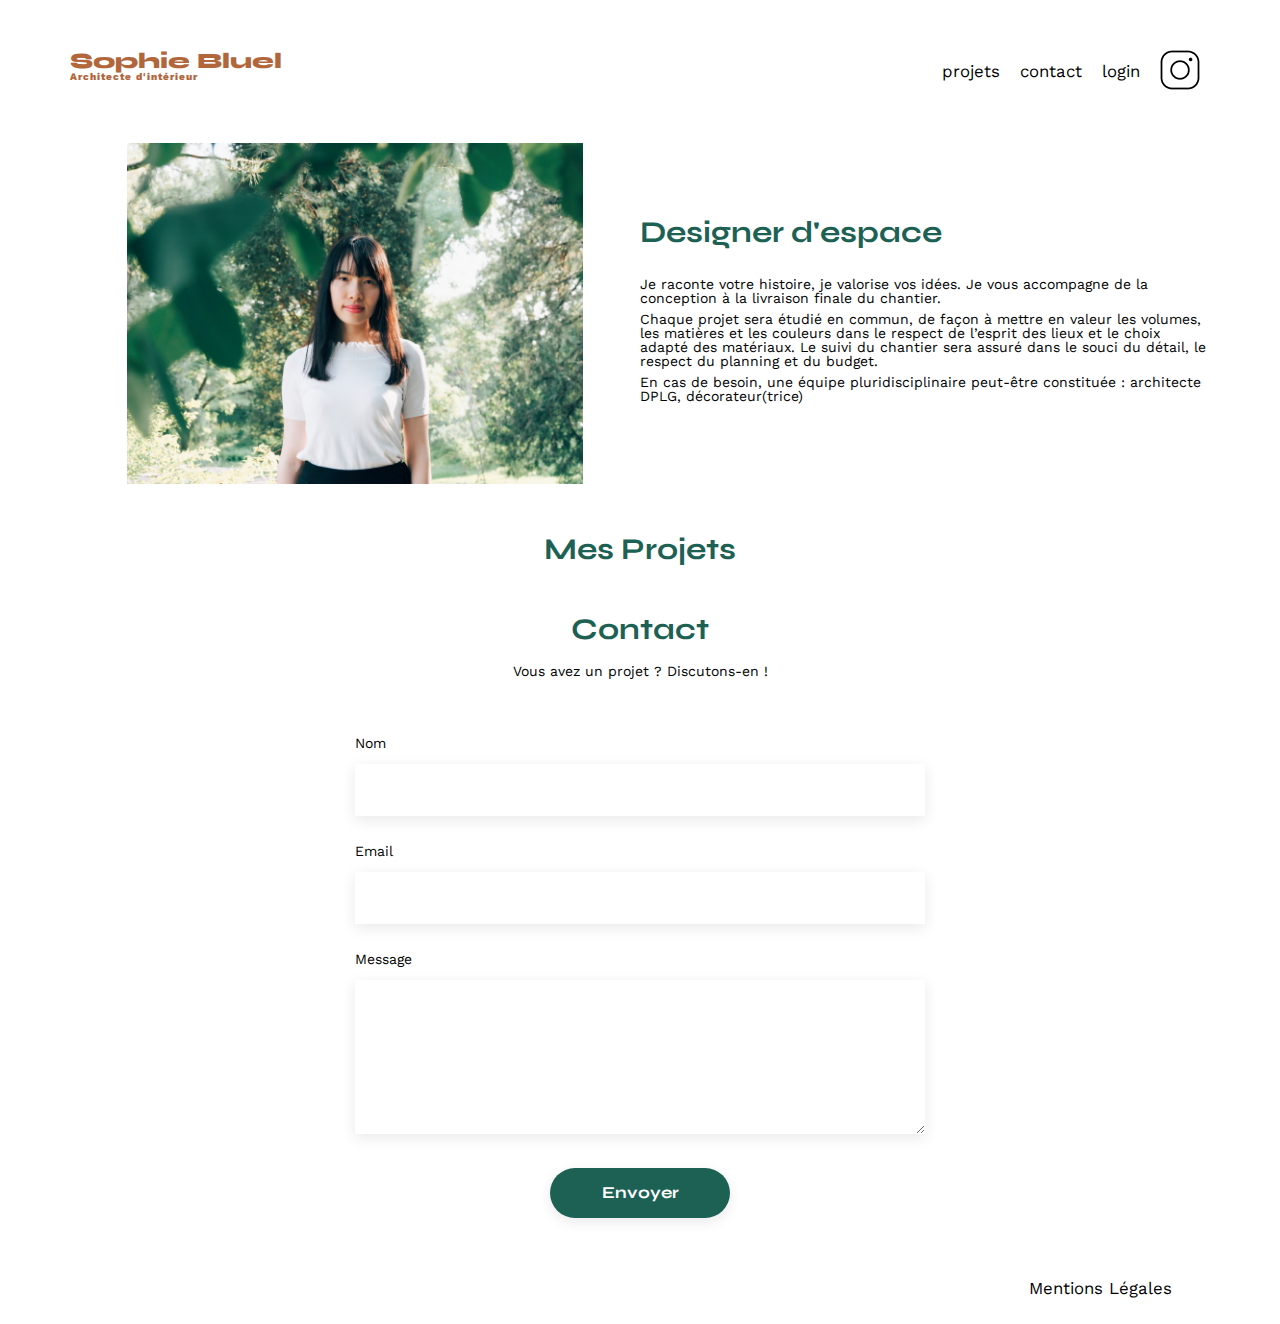
<file: FrontEnd/index.html>
<!DOCTYPE html>
<html lang="fr">
  <head>
    <meta charset="UTF-8" />
    <title>Sophie Bluel - Architecte d'intérieur</title>
    <meta name="viewport" content="width=device-width, initial-scale=1.0" />
    <link rel="preconnect" href="https://fonts.googleapis.com" />
    <link rel="preconnect" href="https://fonts.gstatic.com" crossorigin />
    <link
      href="https://fonts.googleapis.com/css2?family=Syne:wght@700;800&family=Work+Sans&display=swap"
      rel="stylesheet"
    />
    <meta name="description" content="" />
    <link rel="stylesheet" href="./assets/style.css" />
  </head>
  <body>
    <header>
      <h1>Sophie Bluel <span>Architecte d'intérieur</span></h1>
      <nav>
        <ul>
          <li>projets</li>
          <li>contact</li>
          <li>login</li>
          <li><img src="./assets/icons/instagram.png" alt="Instagram" /></li>
        </ul>
      </nav>
    </header>
    <main>
      <section id="introduction">
        <figure>
          <img src="./assets/images/sophie-bluel.png" alt="" />
        </figure>
        <article>
          <h2>Designer d'espace</h2>
          <p>
            Je raconte votre histoire, je valorise vos idées. Je vous accompagne
            de la conception à la livraison finale du chantier.
          </p>
          <p>
            Chaque projet sera étudié en commun, de façon à mettre en valeur les
            volumes, les matières et les couleurs dans le respect de l’esprit
            des lieux et le choix adapté des matériaux. Le suivi du chantier
            sera assuré dans le souci du détail, le respect du planning et du
            budget.
          </p>
          <p>
            En cas de besoin, une équipe pluridisciplinaire peut-être constituée
            : architecte DPLG, décorateur(trice)
          </p>
        </article>
      </section>
      <section id="portfolio">
        <h2>Mes Projets</h2>
        <div class="gallery">
          <!--<figure>
            <img src="assets/images/abajour-tahina.png" alt="Abajour Tahina" />
            <figcaption>Abajour Tahina</figcaption>
          </figure>
          <figure>
            <img
              src="assets/images/appartement-paris-v.png"
              alt="Appartement Paris V"
            />
            <figcaption>Appartement Paris V</figcaption>
          </figure>
          <figure>
            <img
              src="assets/images/restaurant-sushisen-londres.png"
              alt="Restaurant Sushisen - Londres"
            />
            <figcaption>Restaurant Sushisen - Londres</figcaption>
          </figure>
          <figure>
            <img
              src="assets/images/la-balisiere.png"
              alt="Villa “La Balisiere” - Port Louis"
            />
            <figcaption>Villa “La Balisiere” - Port Louis</figcaption>
          </figure>
          <figure>
            <img
              src="assets/images/structures-thermopolis.png"
              alt="Structures Thermopolis"
            />
            <figcaption>Structures Thermopolis</figcaption>
          </figure>
          <figure>
            <img
              src="assets/images/appartement-paris-x.png"
              alt="Appartement Paris X"
            />
            <figcaption>Appartement Paris X</figcaption>
          </figure>
          <figure>
            <img
              src="assets/images/le-coteau-cassis.png"
              alt="Pavillon “Le coteau” - Cassis"
            />
            <figcaption>Pavillon “Le coteau” - Cassis</figcaption>
          </figure>
          <figure>
            <img
              src="assets/images/villa-ferneze.png"
              alt="Villa Ferneze - Isola d’Elba"
            />
            <figcaption>Villa Ferneze - Isola d’Elba</figcaption>
          </figure>
          <figure>
            <img
              src="assets/images/appartement-paris-xviii.png"
              alt="Appartement Paris XVIII"
            />
            <figcaption>Appartement Paris XVIII</figcaption>
          </figure>
          <figure>
            <img
              src="assets/images/bar-lullaby-paris.png"
              alt="Bar “Lullaby” - Paris"
            />
            <figcaption>Bar “Lullaby” - Paris</figcaption>
          </figure>
          <figure>
            <img
              src="assets/images/hotel-first-arte-new-delhi.png"
              alt="Hotel First Arte - New Delhi"
            />
            <figcaption>Hotel First Arte - New Delhi</figcaption>
          </figure>-->
        </div>
      </section>
      <section id="contact">
        <h2>Contact</h2>
        <p>Vous avez un projet ? Discutons-en !</p>
        <form action="#" method="post">
          <label for="name">Nom</label>
          <input type="text" name="name" id="name" />
          <label for="email">Email</label>
          <input type="email" name="email" id="email" />
          <label for="message">Message</label>
          <textarea name="message" id="message" cols="30" rows="10"></textarea>
          <input type="submit" value="Envoyer" />
        </form>
      </section>
    </main>

    <footer>
      <nav>
        <ul>
          <li>Mentions Légales</li>
        </ul>
      </nav>
    </footer>
    <script src="./assets/script/index.js"></script>
  </body>
</html>
</file>
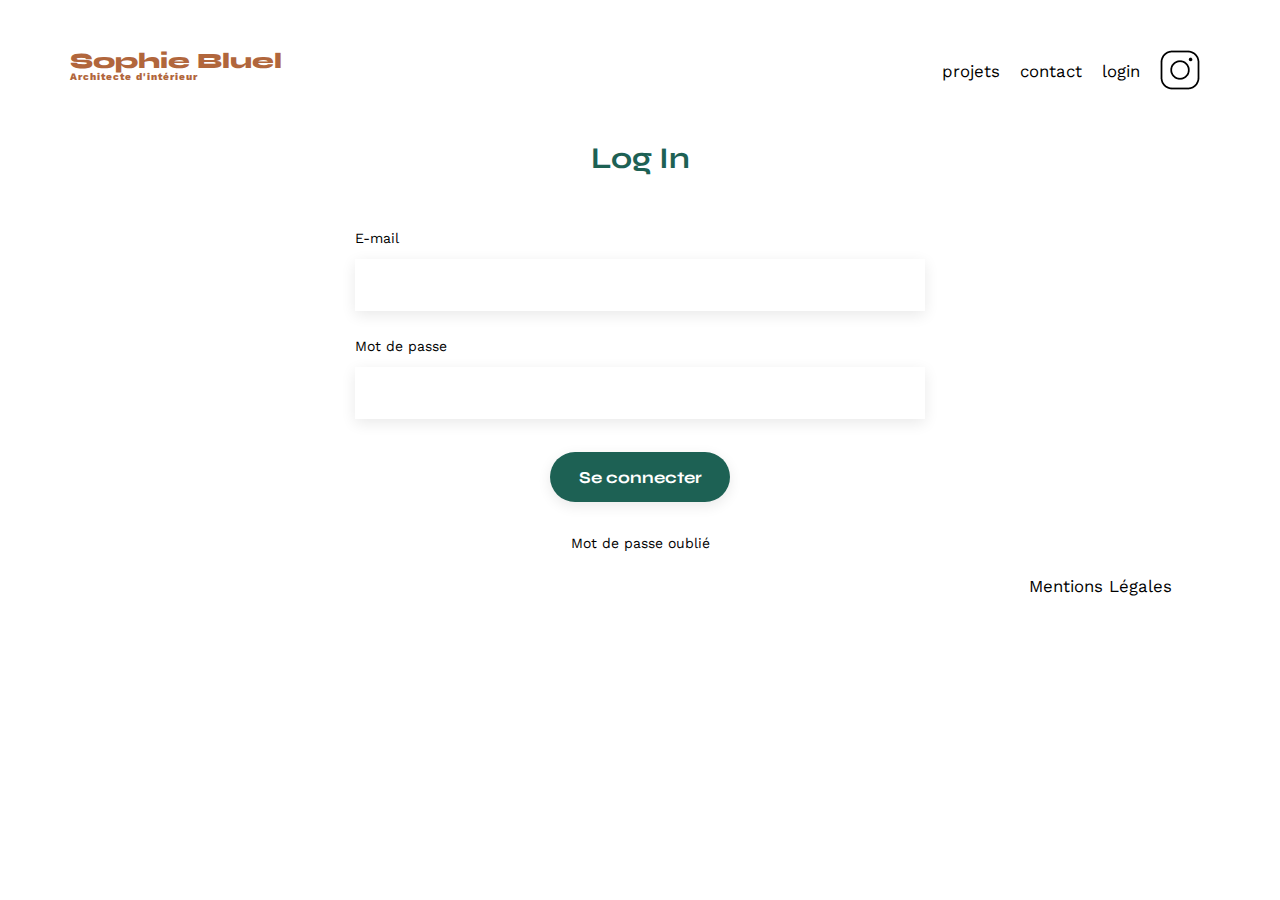
<file: FrontEnd/login.html>
<!DOCTYPE html>
<html lang="fr">
  <head>
    <meta charset="UTF-8" />
    <title>Sophie Bluel - Architecte d'intérieur</title>
    <meta name="viewport" content="width=device-width, initial-scale=1.0" />
    <link rel="preconnect" href="https://fonts.googleapis.com" />
    <link rel="preconnect" href="https://fonts.gstatic.com" crossorigin />
    <link
      href="https://fonts.googleapis.com/css2?family=Syne:wght@700;800&family=Work+Sans&display=swap"
      rel="stylesheet"
    />
    <meta name="description" content="" />
    <link rel="stylesheet" href="./assets/style.css" />

    <link
      rel="stylesheet"
      href="https://cdnjs.cloudflare.com/ajax/libs/font-awesome/6.2.1/css/all.min.css"
      integrity="sha512-MV7K8+y+gLIBoVD59lQIYicR65iaqukzvf/nwasF0nqhPay5w/9lJmVM2hMDcnK1OnMGCdVK+iQrJ7lzPJQd1w=="
      crossorigin="anonymous"
      referrerpolicy="no-referrer"
    />
  </head>
  <body>
    <header>
      <h1>Sophie Bluel <span>Architecte d'intérieur</span></h1>
      <nav>
        <ul>
          <li>projets</li>
          <li>contact</li>
          <li>login</li>
          <li><img src="./assets/icons/instagram.png" alt="Instagram" /></li>
        </ul>
      </nav>
    </header>
    <main>
      <section id="contact">
        <h2>Log In</h2>
        <p id="message-d-erreur" class="messageErreur"></p>
        <form action="#" method="post">
          <label for="email">E-mail</label>
          <input type="email" name="email" id="email" />
          <label for="password">Mot de passe</label>
          <input type="password" name="password" id="password" />
          <input type="submit" value="Se connecter" />
        </form>
        <a href="">Mot de passe oublié</a>
      </section>
    </main>
    <footer>
      <nav>
        <ul>
          <li>Mentions Légales</li>
        </ul>
      </nav>
    </footer>
    <script src="./assets/script/login.js"></script>
  </body>
</html>
</file>
<file: FrontEnd/assets/style.css>
/* http://meyerweb.com/eric/tools/css/reset/
   v2.0 | 20110126
   License: none (public domain)
*/

html,
body,
div,
span,
applet,
object,
iframe,
h1,
h2,
h3,
h4,
h5,
h6,
p,
blockquote,
pre,
a,
abbr,
acronym,
address,
big,
cite,
code,
del,
dfn,
em,
img,
ins,
kbd,
q,
s,
samp,
small,
strike,
strong,
sub,
sup,
tt,
var,
b,
u,
i,
center,
dl,
dt,
dd,
ol,
ul,
li,
fieldset,
form,
label,
legend,
table,
caption,
tbody,
tfoot,
thead,
tr,
th,
td,
article,
aside,
canvas,
details,
embed,
figure,
figcaption,
footer,
header,
hgroup,
menu,
nav,
output,
ruby,
section,
summary,
time,
mark,
audio,
video {
  margin: 0;
  padding: 0;
  border: 0;
  font-size: 100%;
  font: inherit;
  vertical-align: baseline;
}
/* HTML5 display-role reset for older browsers */
article,
aside,
details,
figcaption,
figure,
footer,
header,
hgroup,
menu,
nav,
section {
  display: block;
}
body {
  line-height: 1;
}
ol,
ul {
  list-style: none;
}
blockquote,
q {
  quotes: none;
}
blockquote:before,
blockquote:after,
q:before,
q:after {
  content: "";
  content: none;
}
table {
  border-collapse: collapse;
  border-spacing: 0;
}
/** end reset css**/
body {
  max-width: 1140px;
  margin: auto;
  font-family: "Work Sans";
  font-size: 14px;
}
header {
  display: flex;
  justify-content: space-between;
  margin: 50px 0;
}
section {
  margin: 50px 0;
}

h1 {
  display: flex;
  flex-direction: column;
  font-family: "Syne";
  font-size: 22px;
  font-weight: 800;
  color: #b1663c;
}

h1 > span {
  font-family: "Work Sans";
  font-size: 10px;
  letter-spacing: 0.1em;
}

h2 {
  font-family: "Syne";
  font-weight: 700;
  font-size: 30px;
  color: #1d6154;
}
nav ul {
  display: flex;
  align-items: center;
  list-style-type: none;
}
nav li {
  padding: 0 10px;
  font-size: 1.2em;
}

li a {
  text-decoration: none;
  color: #000;
}

li:hover {
  color: #b1663c;
}
#introduction {
  display: flex;
  align-items: center;
}
#introduction figure {
  flex: 1;
}
#introduction img {
  display: block;
  margin: auto;
  width: 80%;
}

#introduction article {
  flex: 1;
}
#introduction h2 {
  margin-bottom: 1em;
}

#introduction p {
  margin-bottom: 0.5em;
}
#portfolio h2 {
  text-align: center;
  /**margin-bottom: 1em;**/
}
.gallery {
  width: 100%;
  display: grid;
  grid-template-columns: 1fr 1fr 1fr;
  grid-column-gap: 20px;
  grid-row-gap: 20px;
}

.gallery img {
  width: 100%;
}
#contact {
  width: 50%;
  margin: auto;
}
#contact > * {
  text-align: center;
}
#contact h2 {
  margin-bottom: 20px;
}
#contact form {
  text-align: left;
  margin-top: 30px;
  display: flex;
  flex-direction: column;
}

#contact input {
  height: 50px;
  font-size: 1.2em;
  border: none;
  box-shadow: 0px 4px 14px rgba(0, 0, 0, 0.09);
}
#contact label {
  margin: 2em 0 1em 0;
}
#contact textarea {
  border: none;
  box-shadow: 0px 4px 14px rgba(0, 0, 0, 0.09);
}

input[type="submit"] {
  font-family: "Syne";
  font-weight: 700;
  color: white;
  background-color: #1d6154;
  margin: 2em auto;
  width: 180px;
  text-align: center;
  border-radius: 60px;
}

footer nav ul {
  display: flex;
  justify-content: flex-end;
  margin: 2em;
}

/******************************************************/
/**** Filtres - catégorie ****/
/******************************************************/
.filtres {
  text-decoration: none;
  margin-top: 55px;
  margin-bottom: 50px;
  display: flex;
  flex-direction: row;
  justify-content: center;
  gap: 10px;
}

.filter {
  text-decoration: none;
  color: #1d6154;
  border: 1px solid #1d6154;
  border-radius: 60px;
  padding: 9px 22px;
  font-family: "Syne";
  background-color: transparent;
}

.filter.active {
  color: #fff;
  background: #1d6154;
}

.filtermodal:hover {
  color: #fff;
  background: #1d6154;
}

/******************************************************/
/**** Bouton modifier ****/
/******************************************************/
.projets {
  display: flex;
  flex-direction: row;
  justify-content: center;
  align-items: center;
  gap: 30px;
  margin-bottom: 50px;
}

.projetModifier {
  display: flex;
  gap: 15px;
}

/******************************************************/
/**** Barre noir ****/
/******************************************************/
.barreN {
  background-color: #000;
  color: white;
  padding: 10px 0;
  height: 19px;
  display: flex;
  justify-content: center;
  align-items: center;
  gap: 21px;
  width: 1440px;
  position: relative;
  left: 50%;
  transform: translateX(-50%);
}

/******************************************************/
/**** Login / Logout ****/
/******************************************************/
.messageErreur {
  color: red;
}

/******************************************************/
/**** Modale ****/
/******************************************************/
.modal {
  display: none;
  position: fixed;
  z-index: 1;
  left: 0;
  top: 0;
  width: 100%;
  height: 100%;
  overflow: auto;
  /*background-color: rgb(0, 0, 0);*/
  background-color: rgba(0, 0, 0, 0.4);
  /*display: flex;*/
  align-items: center;
  justify-content: center;
}

/* Empêche le défilement de la page lorsque la modale est ouverte */
body.modal-open {
  overflow: hidden;
}

.modal-GaleriePhoto {
  background-color: #fff;
  /*margin: 15% auto;*/
  padding: 20px;
  width: 630px;
  /*height: 688px;*/
  border-radius: 10px;
  position: absolute;
  top: 50%;
  left: 50%;
  transform: translate(-50%, -50%);
}

.modal-header {
  display: flex;
  justify-content: space-between;
  align-items: center;
  padding: 10px 20px;
  position: relative;
}

.return {
  cursor: pointer;
  color: #000000;
  float: left;
  font-size: 28px;
  font-weight: bold;
}

.close {
  color: #000000;
  float: right;
  font-size: 28px;
  font-weight: bold;
  position: absolute;
  top: 10px;
  right: 20px;
}

.line {
  width: 420px;
  height: 1px;
  background: #b3b3b3;
}

.hidden {
  display: none;
}

/******************************************************/
/**** Modale - vueGalerie ****/
/******************************************************/
/*.modal-vueGalerie {
	display: flex;
    flex-direction: column;
    align-items: center;
	gap: 40px; 
	margin: 30px 0 11px 0;
}*/

.vueGalerie-Content {
  display: flex;
  flex-direction: column;
  align-items: center;
  gap: 40px;
  margin: 70px 0 70px 0;
}

.modal-vueGalerie p {
  color: #000;
  text-align: center;
  font-family: "Work Sans";
  font-size: 26px;
  font-weight: 400;
  margin-top: 50px;
}

.filtermodal {
  padding: 9px 49px;
}

.images-container {
  display: grid;
  grid-template-columns: 1fr 1fr 1fr 1fr 1fr;
  gap: 20px 10px;
}

.img-wrapper {
  position: relative;
}

.work-image {
  width: 80px;
  height: 104px;
}

.fa-trash-can {
  position: absolute;
  top: 5px;
  right: 5px;
  padding: 5px;
  background-color: black;
  color: white;
  cursor: pointer;
  font-size: 10px;
  border-radius: 15%;
}

/******************************************************/
/**** Modale - vueAjout ****/
/******************************************************/
/**.modal-vueAjout {
	display: flex;
    flex-direction: column;
	gap: 40px; 
	margin: 30px 0 11px 0;
}**/

.modal-vueAjout p {
  color: #000;
  text-align: center;
  font-family: "Work Sans";
  font-size: 26px;
  font-weight: 400;
  margin-bottom: 30px;
  margin-top: 20px;
}

.form-filterValid {
  border-radius: 60px;
  background: #a7a7a7;
  width: 237px;
  height: 36px;
  text-decoration: none;
  border: 1px solid #a7a7a7;
  color: white;
  font-family: Syne;
}

.upload-container {
  display: flex;
  flex-direction: column;
  align-items: center;
  justify-content: center;
  gap: 15px;
  border-radius: 3px;
  background: #e8f1f6;
  width: auto;
  height: 157px;
  margin: 0 70px 0 70px;
  padding: 8px 0;
  position: relative;
}

.upload-container img {
  display: none; 
  width: 129px;
  height: 193px;
}

.upload-container.show-preview img {
  display: block;
}

.upload-container.show-preview i,
.upload-container.show-preview label,
.upload-container.show-preview input,
.upload-container.show-preview span {
  display: none;
}

.fa-image {
  font-size: 68px;
  color: #cbd6dc;
}

.upload-label {
  border-radius: 50px;
  background: #cbd6dc;
  color: #306685;
  text-align: center;
  font-family: "Work Sans";
  font-size: 12px;
  padding: 10px 33px;
}

.form-add-photo {
  display: flex;
  flex-direction: column;
  margin: 0 70px 0 70px;
  gap: 11px;
}

.form-label {
  margin: 2em 0 1em 0;
}

.form-field {
  height: 50px;
  font-size: 1.2em;
  border: none;
  box-shadow: 0px 4px 14px rgba(0, 0, 0, 0.09);
}

.modal-add-photo {
  display: flex;
  flex-direction: column;
  align-items: center;
  margin-top: 40px;
  gap: 40px;
}


#file-upload {
  display: none;
}


#remove-image {
  display: none;
  position: absolute;
  background-color: transparent;
  color: transparent;
  border: none;
  padding: 5px 10px;
  cursor: pointer;
  border-radius: 5px;
  font-size: 12px;
}

#contact a {
  text-decoration: none;
  color: #000;
  display: flex;
  justify-content: center;
}
</file>
